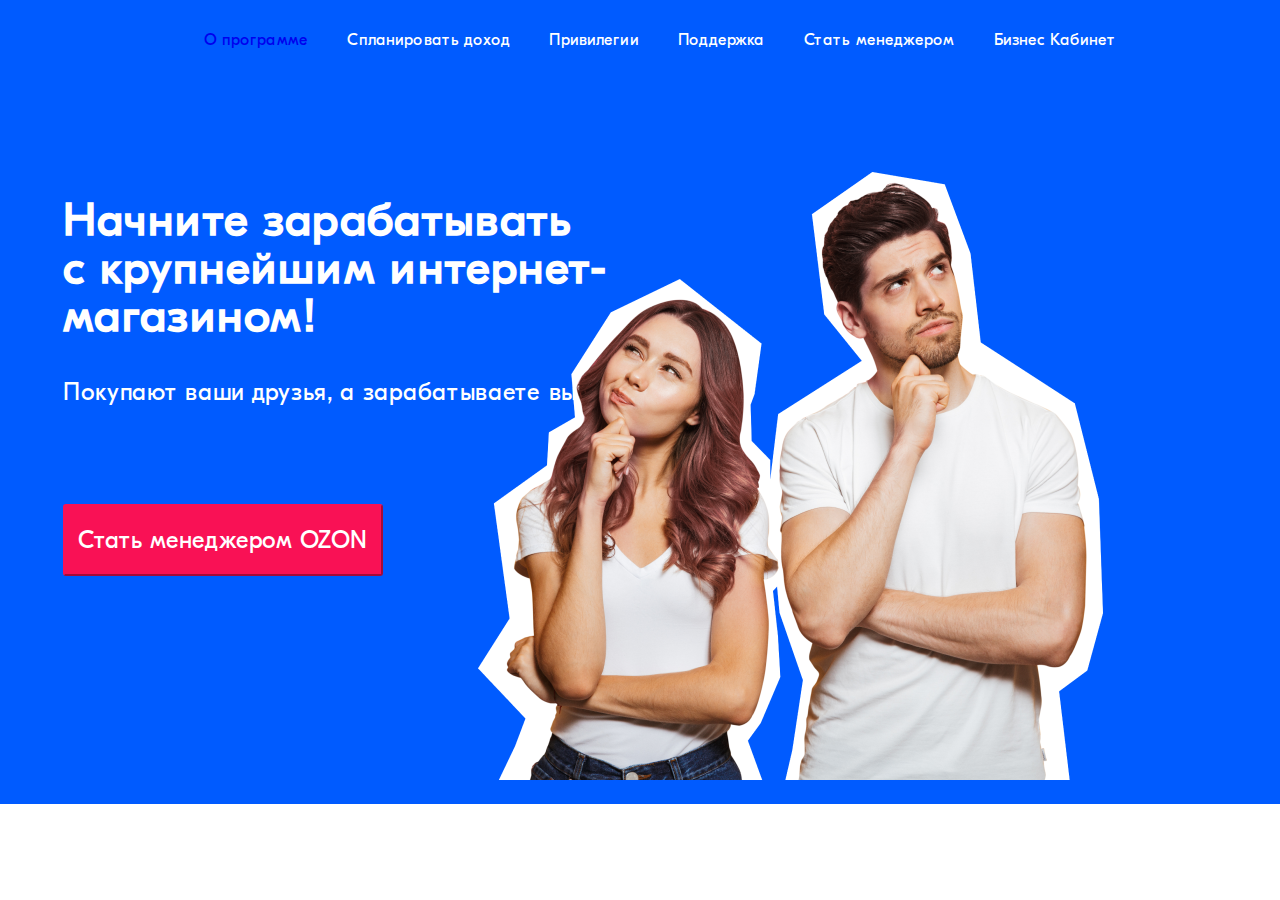
<file: index.html>
<!DOCTYPE html>
<html lang="en">
<head>
    <meta charset="UTF-8">
    <meta name="viewport" content="width=device-width, initial-scale=1.0">
    <link rel="stylesheet" href="./styles/normalize.css">
    <link rel="stylesheet" href="./styles/style.css">
    <title>Ozon</title>
</head>
<body>
    <div class="page">
        <header class="header">
            <nav class="header__nav">
                <ul class="header__menu">
                    <li class="header__item"><a class="header__link" href="./index.html">О программе</a></li>
                    <li class="header__item"><a class="header__link" href="#"></a>Спланировать доход</li>
                    <li class="header__item"><a class="header__link" href="#"></a>Привилегии</li>
                    <li class="header__item"><a class="header__link" href="#"></a>Поддержка</li>
                    <li class="header__item"><a class="header__link" href="#"></a>Стать менеджером</li>
                    <li class="header__item"><a class="header__link" href="#"></a>Бизнес Кабинет</li>
                </ul>
            </nav>
        </header>

        <main class="content">
            <div class="main-text">
                <h1 class="main-text__title">Начните зарабатывать c&nbsp;крупнейшим интернет-магазином!</h1>
                <p class="main-text__paragraph">Покупают ваши друзья, а зарабатываете вы!</p>
                <button class="main-text__button"><a class="main-text__link" href="./form.html">Стать менеджером OZON</a></button>
            </div>
        </main>
        <img class="main-image" src="./images/bckgrnd.png" alt="Стань менеджером!">
    </div>
</body>
</html>
</file>
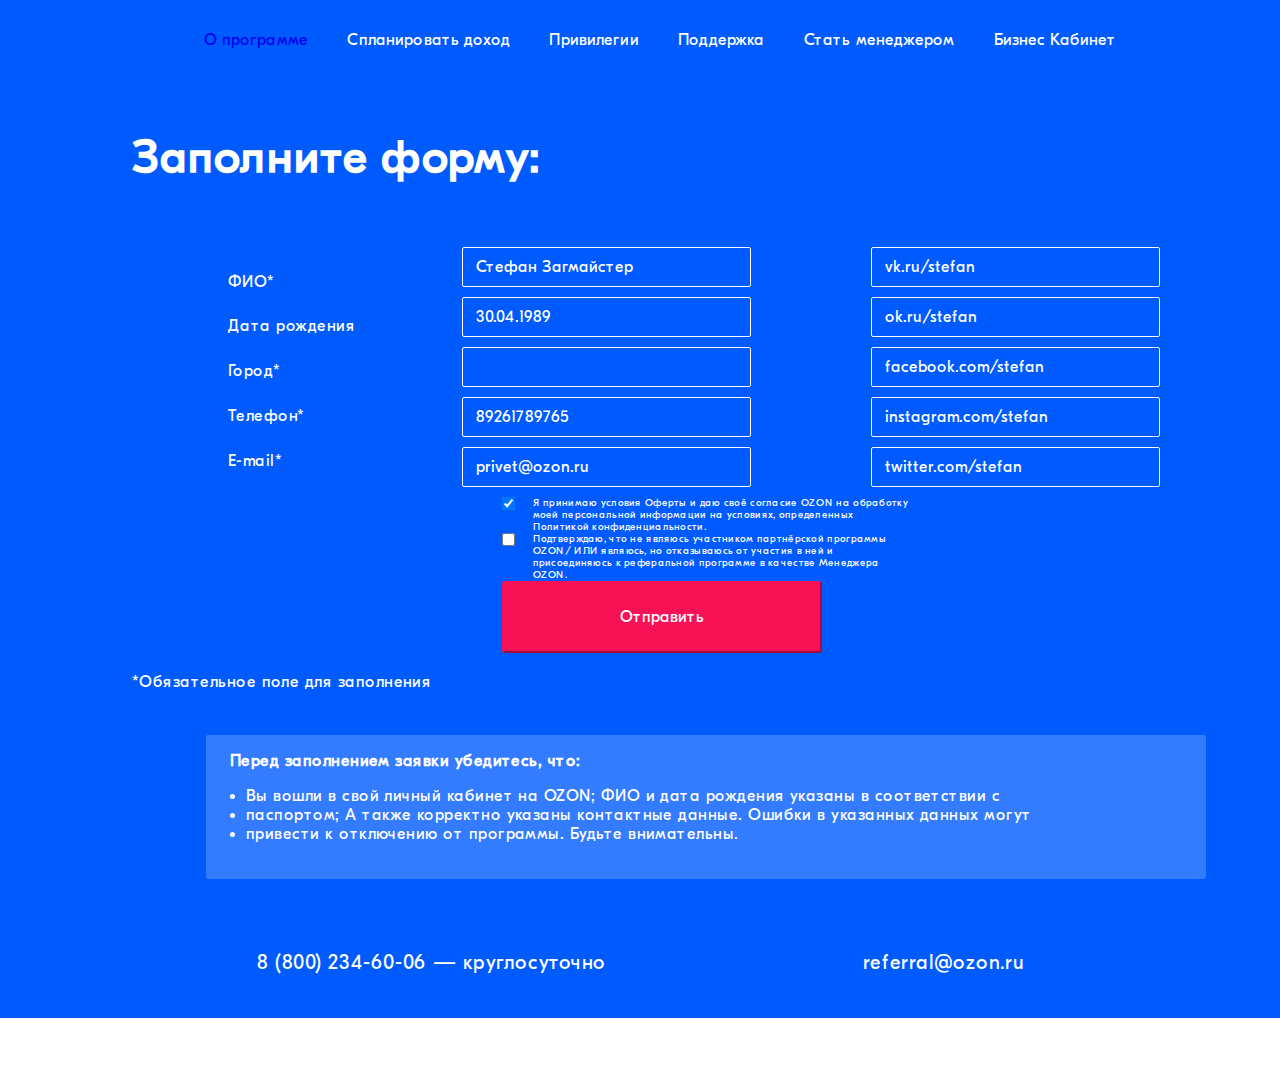
<file: form.html>
<!DOCTYPE html>
<html lang="en">
<head>
    <meta charset="UTF-8">
    <meta name="viewport" content="width=device-width, initial-scale=1.0">
    <link rel="stylesheet" href="./styles/normalize.css">
    <link rel="stylesheet" href="./styles/style.css">
    <title>Ozon</title>
</head>
<body>
    <div class="page">
        <header class="header">
            <nav class="header__nav">
                <ul class="header__menu">
                    <li class="header__item"><a class="header__link" href="./index.html">О программе</a></li>
                    <li class="header__item">Спланировать доход</li>
                    <li class="header__item">Привилегии</li>
                    <li class="header__item">Поддержка</li>
                    <li class="header__item">Стать менеджером</li>
                    <li class="header__item">Бизнес Кабинет</li>
                </ul>
            </nav>
        </header>
        <main class="form-content">
            <h1 class="form-content__title">Заполните форму:</h1>
            <div class="form">
                <div class="form__block">
                    <p class="form__data">ФИО*</p>
                    <p class="form__data">Дата рождения</p>
                    <p class="form__data">Город*</p>
                    <p class="form__data">Телефон*</p>
                    <p class="form__data">E-mail*</p>
                </div>
                    
                <div class="form__block">
                    <input class="form__input" type="text" required value="Стефан Загмайстер">
                    <input class="form__input" type="text" required value="30.04.1989">
                    <input class="form__input" type="text" required value="">
                    <input class="form__input" type="text" required value="89261789765">
                    <input class="form__input" type="text" required value="privet@ozon.ru">
                </div>
                <div class="form__block">
                    <input class="form__input" type="text" required value="vk.ru/stefan">
                    <input class="form__input" type="text" required value="ok.ru/stefan">
                    <input class="form__input" type="text" required value="facebook.com/stefan">
                    <input class="form__input" type="text" required value="instagram.com/stefan">
                    <input class="form__input" type="text" required value="twitter.com/stefan">
                </div>
                <div class="form__block">
                    <div class="form__submit">
                        <input class="form__checkbox" type="checkbox" checked>
                        <p class="form__paragraph">Я принимаю условия Оферты и даю своё согласие OZON на обработку моей персональной информации на условиях, определенных Политикой конфиденциальности.</p>
                    </div>
                    <div class="form__submit">
                        <input class="form__checkbox" type="checkbox">
                        <p class="form__paragraph">Подтверждаю, что не являюсь участником партнёрской программы OZON/ ИЛИ являюсь, но отказываюсь от участия в ней и присоединяюсь к реферальной программе в качестве Менеджера OZON.
                        </p>
                    </div>
                    <button class="form__button">Отправить</button>
                </div>
            </div>
            <p class="form-content__required">*Обязательное поле для заполнения</p>
            <div class="form-note">
                <h2 class="form-note__title">Перед заполнением заявки убедитесь, что:</h2>
                <ul class="form-note__list">
                    <li class="form-note__item">Вы вошли в свой личный кабинет на OZON; ФИО и дата рождения указаны в соответствии с</li>
                    <li class="form-note__item">паспортом; А также корректно указаны контактные данные. Ошибки в указанных данных могут</li>
                    <li class="form-note__item">привести к отключению от программы. Будьте внимательны.</li>
                </ul>
            </div>
        </main>
        <footer class="footer">
            <p class="footer__text">8 (800) 234-60-06 — круглосуточно</p>
            <p class="footer__text">referral@ozon.ru</p>
        </footer>
    </div>
</body>
</html>
</file>
<file: styles/style.css>
@import url(../fonts/fonts.css);
@import url(../blocks/page/page.css);
@import url(../blocks/header/header.css);
@import url(../blocks/main-text/main-text.css);
@import url(../blocks/content/content.css);
@import url(../blocks/main-image/main-image.css);
@import url(../blocks/form-content/form-content.css);
@import url(../blocks/form/form.css);
@import url(../blocks/form-note/form-note.css);
@import url(../blocks/footer/footer.css);
</file>
